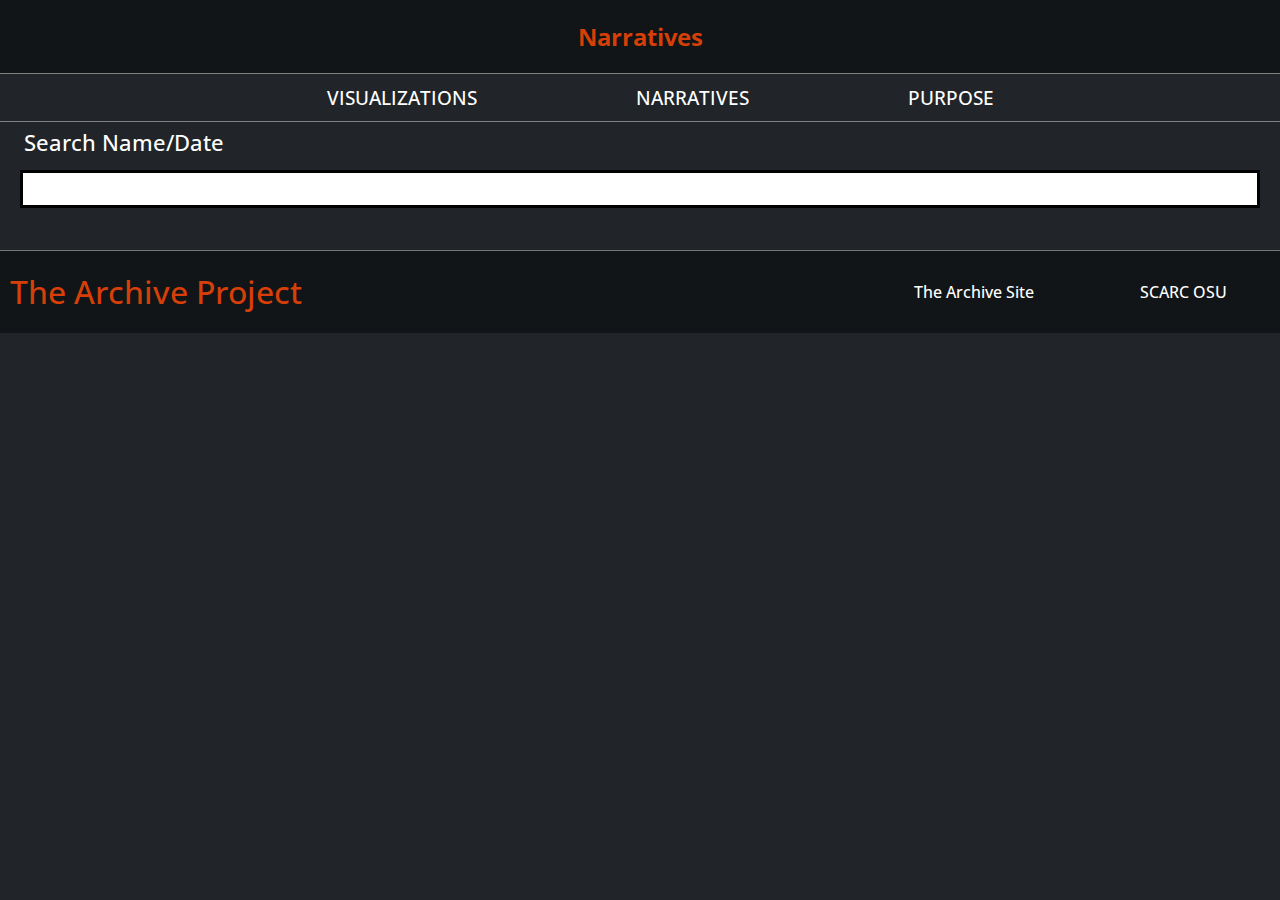
<file: Index.html>
<!DOCTYPE html>
<html>
    <head>
        <title>The Archive Project | Interviews</title>
        <meta name="description" content="This is the description">
        <!--Description will show under page title in google browser results-->
        <link rel="stylesheet" href="styles.css">
        <script src ="visuals.js" defer></script>

    </head>
    <body class = "body">
        
        <header class ="main-header"> <!--this will be the header of the page--> 
            <h1 class="visual visual-large">Narratives</h1> <!--h1 through h6, heading sizes-->
            <nav class = "nav main-nav"><!-- this tells us that navigational buttons go here-->
                <ul> <!-- Two types of list ol and us, ordered and unordered list--> 
                    <li><a href="visualizations.html">VISUALIZATIONS</a></li> <!-- styled with bullet point in ul, ol is numbers-->
                    <li><a href = "Interviews.html">NARRATIVES</a></li>
                    <li><a href="purpose.html">PURPOSE</a></li>


                </ul>
            </nav>
            
            
            
          
        </header>
        <section>
            <h2 class="section-header"></h2>
            
            <div class ="search-wrapper">
                <label class = "search-label" for="search">Search Name/Date</label>
                <input class = "search-bar" type="search" id="search" data-search>
            </div>

                    
            <div class="user-cards" data-user-cards-container></div>
            <template data-user-template>
                <div class="row interview">
                
                <span class="interview-item name header" data-header>  </span>
                <span class="interview-item date body" data-body> </span>
                <video class="vids" controls poster = "Images/logo.png">
                    <source src data-video>
                </video>
                <div class="summary" data-summary> </div>
                    
             </template>

                
              
        </section>
        
        <footer class ="main-footer"> <!--begins the footing of the page-->
            <div class = "main-footer-container">
                <h3 class = "visual">The Archive Project</h3>
                <ul class = "nav footer-nav">
                    <li><a href="https://media.oregonstate.edu/tag?tagid=oh53" target="_blank">The Archive Site</li>
                    <li><a href="https://scarc.library.oregonstate.edu/oralhistory.html" target="_blank">SCARC OSU</li>
                </ul> 
            </div>
    
            </footer>

    </body>
</html>
</file>
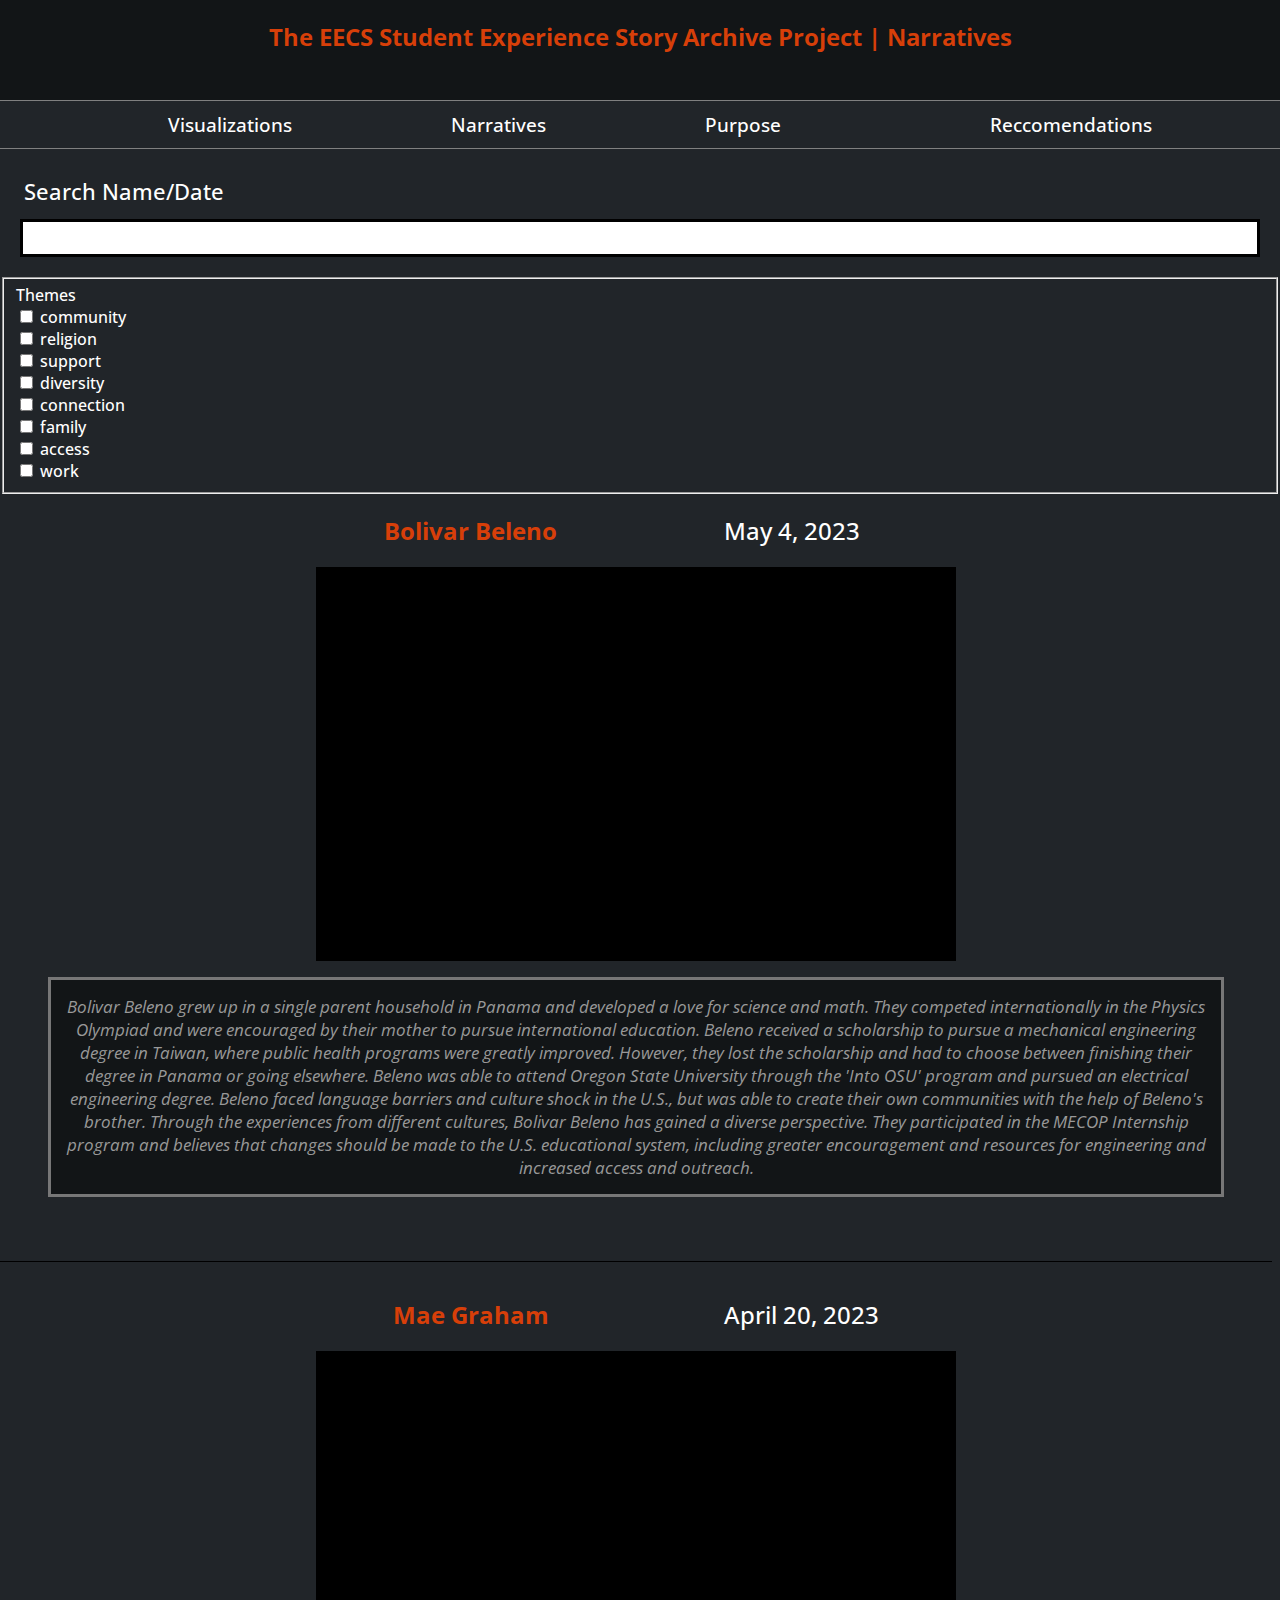
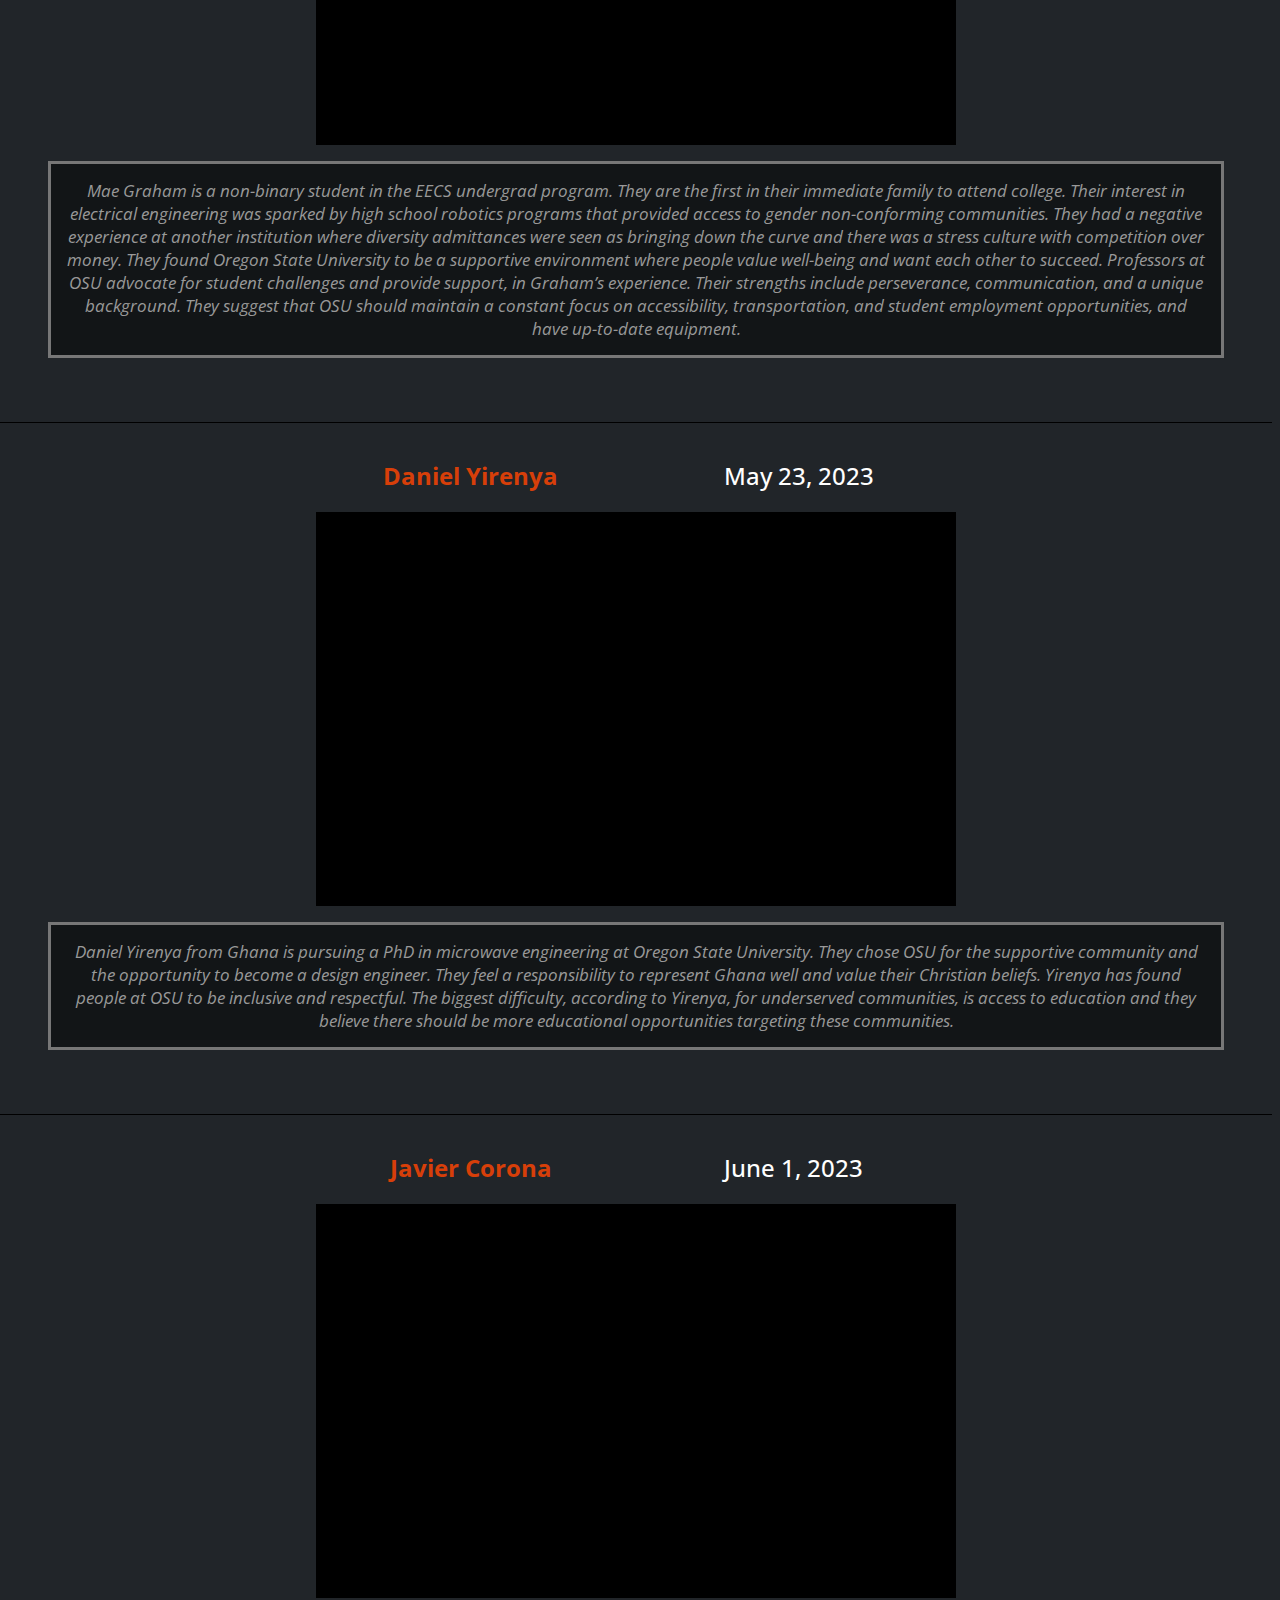
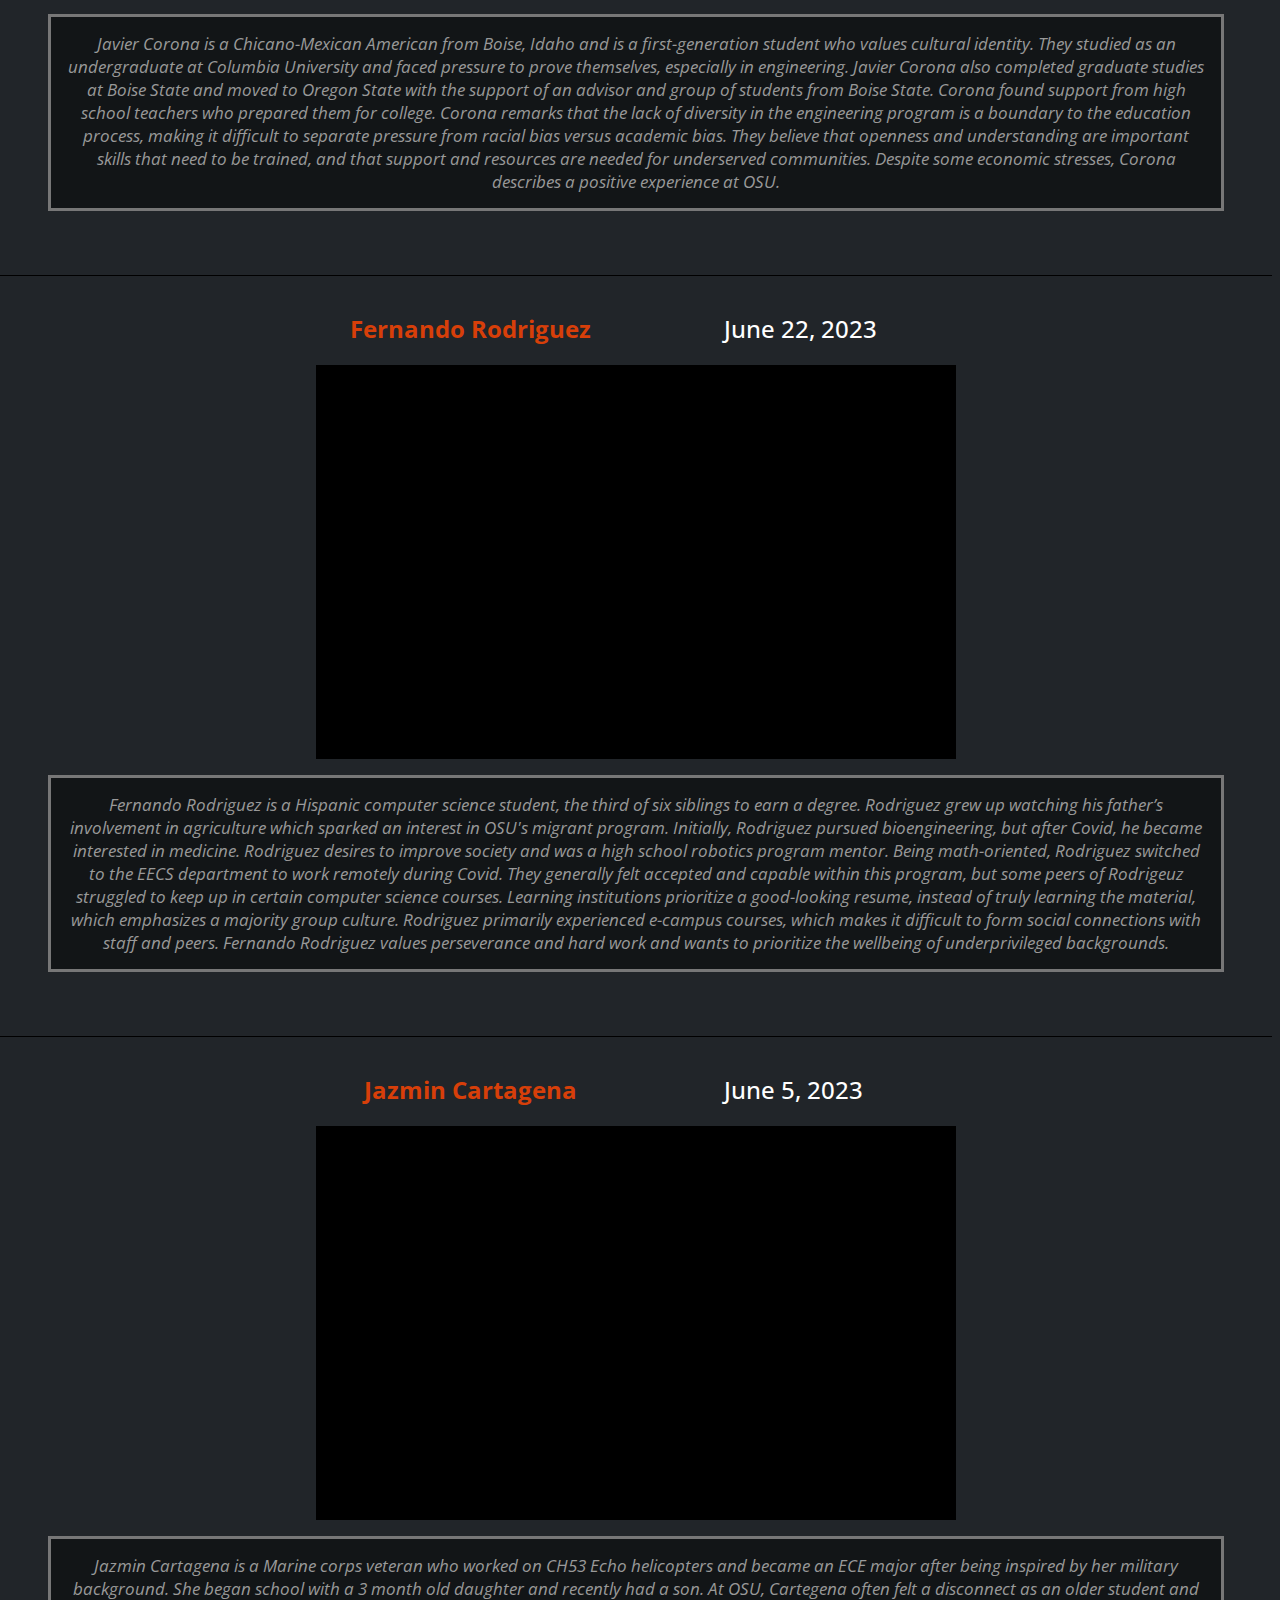
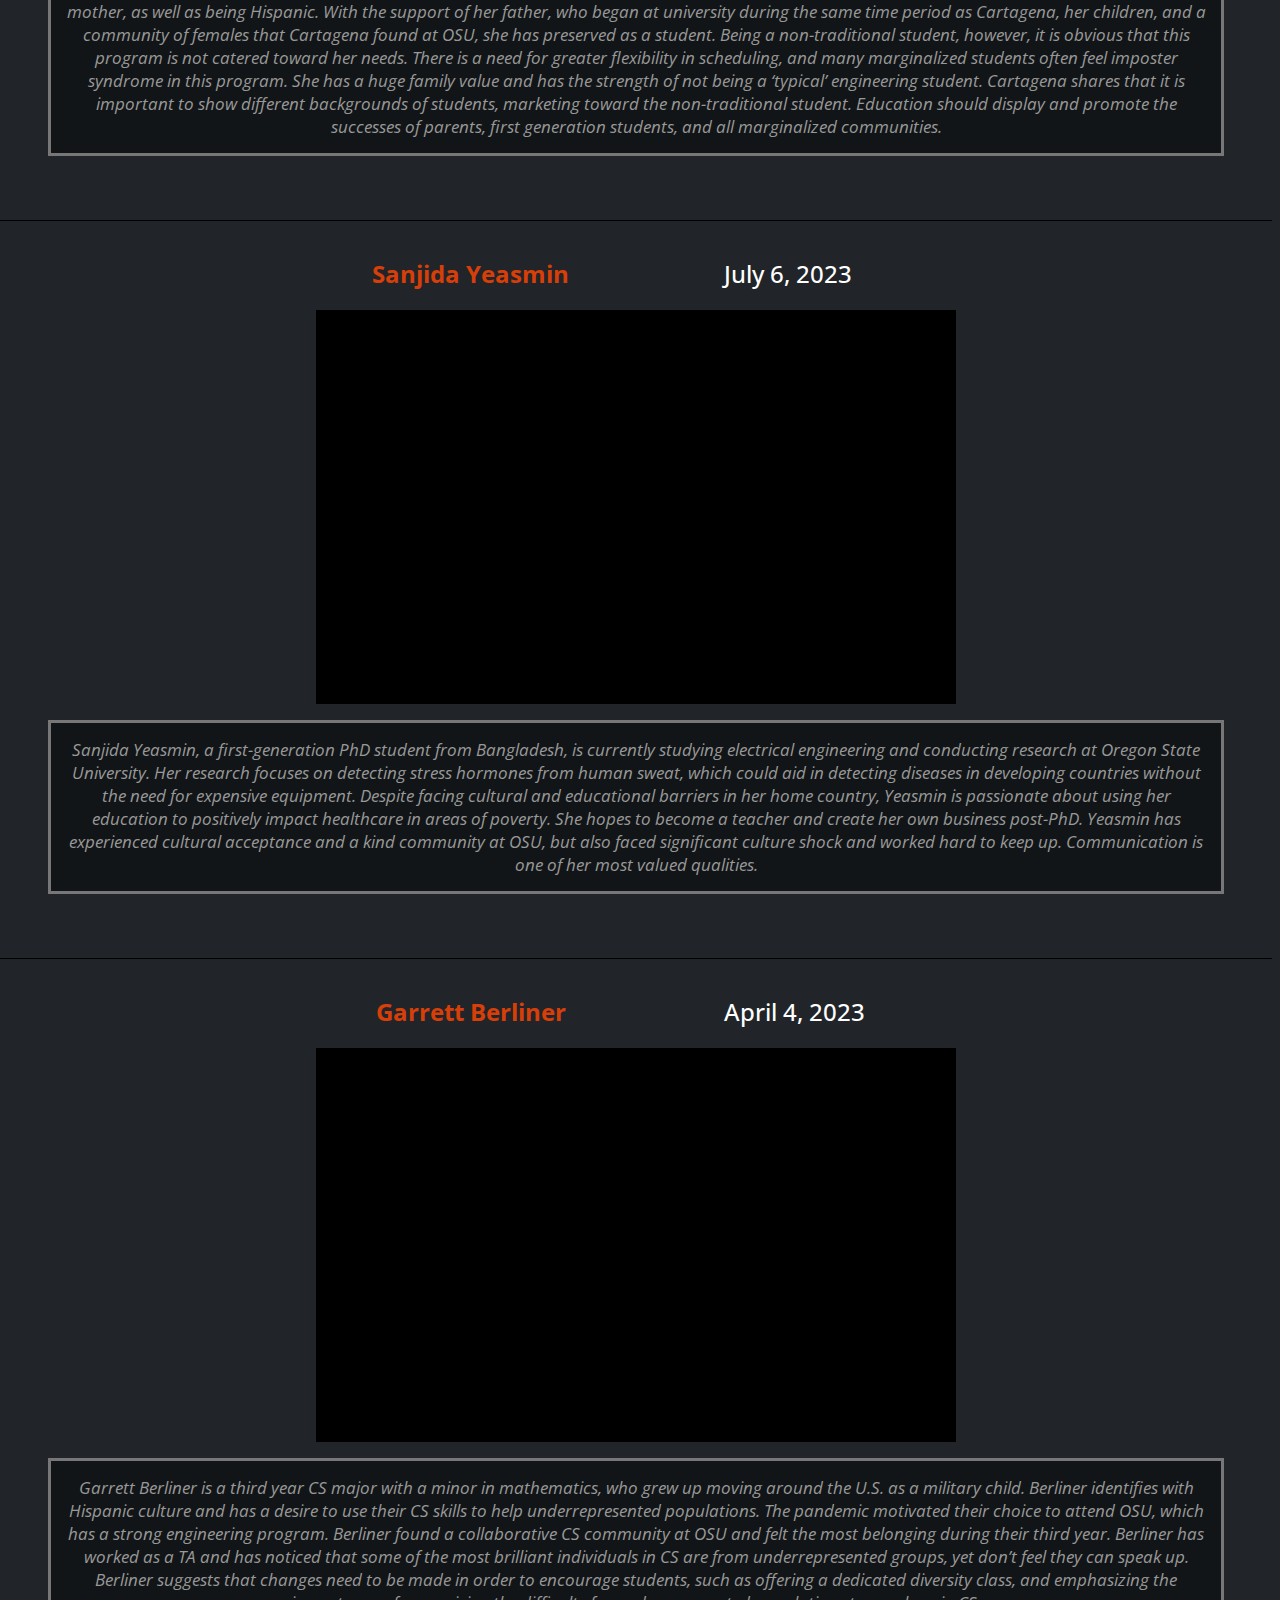
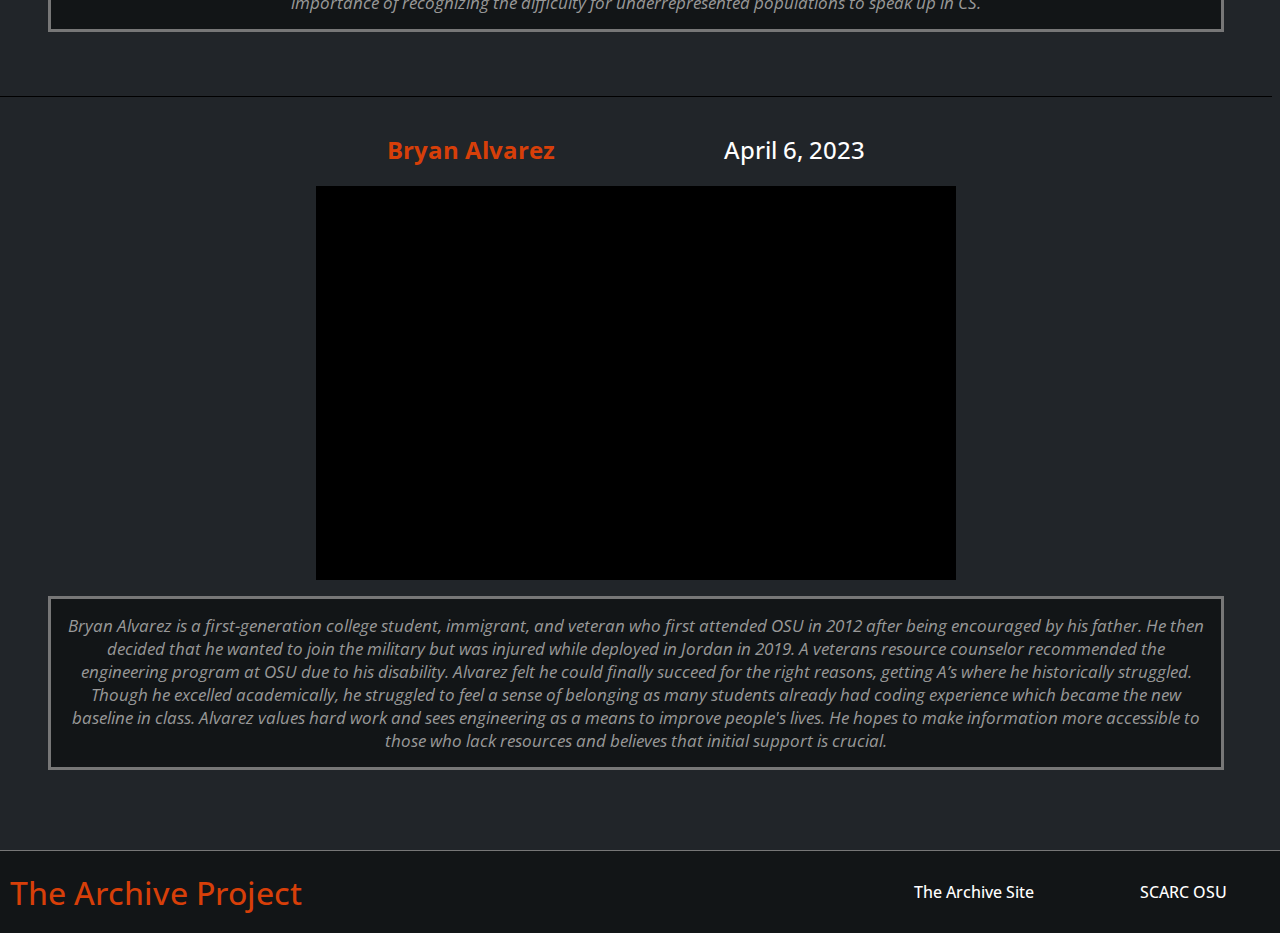
<file: index.html>
<!DOCTYPE html>
<html>
    <head>
        <title>The Archive Project | Narratives</title>
        <meta name="description" content="This is the description">
        <!--Description will show under page title in google browser results-->
        <link rel="stylesheet" href="styles.css">
        <script src ="visuals.js" defer></script>

    </head>
    <body class = "body">
        
        <header class ="main-header"> <!--this will be the header of the page--> 
            <h1 class="visual visual-large">The EECS Student Experience Story Archive Project | Narratives</h1> <!--h1 through h6, heading sizes-->
        </header>
            <nav class = "nav main-nav"><!-- this tells us that navigational buttons go here-->
                <ul> <!-- Two types of list ol and us, ordered and unordered list--> 
                    <li><a href="visualizations.html">Visualizations</a></li> <!-- styled with bullet point in ul, ol is numbers-->
                    <li><a href = "index.html">Narratives</a></li>
                    <li class = "fix"><a href="purpose.html">Purpose</a></li>
                    <li><a href = "recommendations.html">Reccomendations</a></li>


                </ul>
            </nav>
            
            
            
          
        
        <section>
            <h2 class="section-header"></h2>
            
            
            <div class ="search-wrapper">
                <label class = "search-label" for="search">Search Name/Date</label>
                <input class = "search-bar" type="search" id="search" data-search>
                
            </div>
            
            
            <fieldset>
                <label>Themes</label>

            <div>
                <input type="checkbox" id="community" checkbox>
                <label for="community">community</label>
            </div>
            <div>
                <input type="checkbox" id="religion" checkbox>
                <label for="religion">religion</label>
            </div>
            <div>
                <input type="checkbox" id="support" checkbox>
                <label for="support">support</label>
            </div>
            <div>
                <input type="checkbox" id="diversity" checkbox>
                <label for="diversity">diversity</label>
            </div>
            <div>
                <input type="checkbox" id="connection" checkbox>
                <label for="connection">connection</label>
            </div>
            <div>
                <input type="checkbox" id="family" checkbox>
                <label for="family">family</label>
            </div>
            <div>
                <input type="checkbox" id="access" checkbox>
                <label for="access">access</label>
            </div>
            <div>
                <input type="checkbox" id="work" checkbox>
                <label for="work">work</label>
            </div>
            </fieldset>

            <!-- <label for=<"element id">> associates a label with an element id-->
            
            
            
                    
            <div class="user-cards" data-user-cards-container></div>
            <template data-user-template>
                <div class="row interview">
                    <span class="interview-item name header" data-header></span>
                    <span class="interview-item date body" data-body></span>
                    <div class="vids-container">
                        <iframe id="kaltura_player" class = "vids"
                                src data-video
                                width="640" 
                                height="394" 
                                allowfullscreen 
                                webkitallowfullscreen 
                                mozAllowFullScreen 
                                allow="autoplay *; fullscreen *; encrypted-media *" 
                                sandbox="allow-downloads allow-forms allow-same-origin allow-scripts allow-top-navigation allow-pointer-lock allow-popups allow-modals allow-orientation-lock allow-popups-to-escape-sandbox allow-presentation allow-top-navigation-by-user-activation" 
                                frameborder="0" 
                                title="">
                        </iframe>
                    </div>
                    <div class="summary" data-summary></div>
                </div>
            </template>

           <!--<template data-user-template>
                <div class="row interview">
                
                <span class="interview-item name header" data-header>  </span>
                <span class="interview-item date body" data-body> </span>
                <video class="vids" controls poster = "Images/logo.png">
                    <source src data-video>
                </video>
                <div class="summary" data-summary> </div>
                
             </template> -->
            
              
        </section>
        
        <footer class ="main-footer"> <!--begins the footing of the page-->
            <div class = "main-footer-container">
                <h3 class = "visual">The Archive Project</h3>
                <ul class = "nav footer-nav">
                    <li><a href="https://media.oregonstate.edu/tag?tagid=oh53" target="_blank">The Archive Site</li>
                    <li><a href="https://scarc.library.oregonstate.edu/oralhistory.html" target="_blank">SCARC OSU</li>
                </ul> 
            </div>
    
            </footer>

    </body>
</html>
</file>
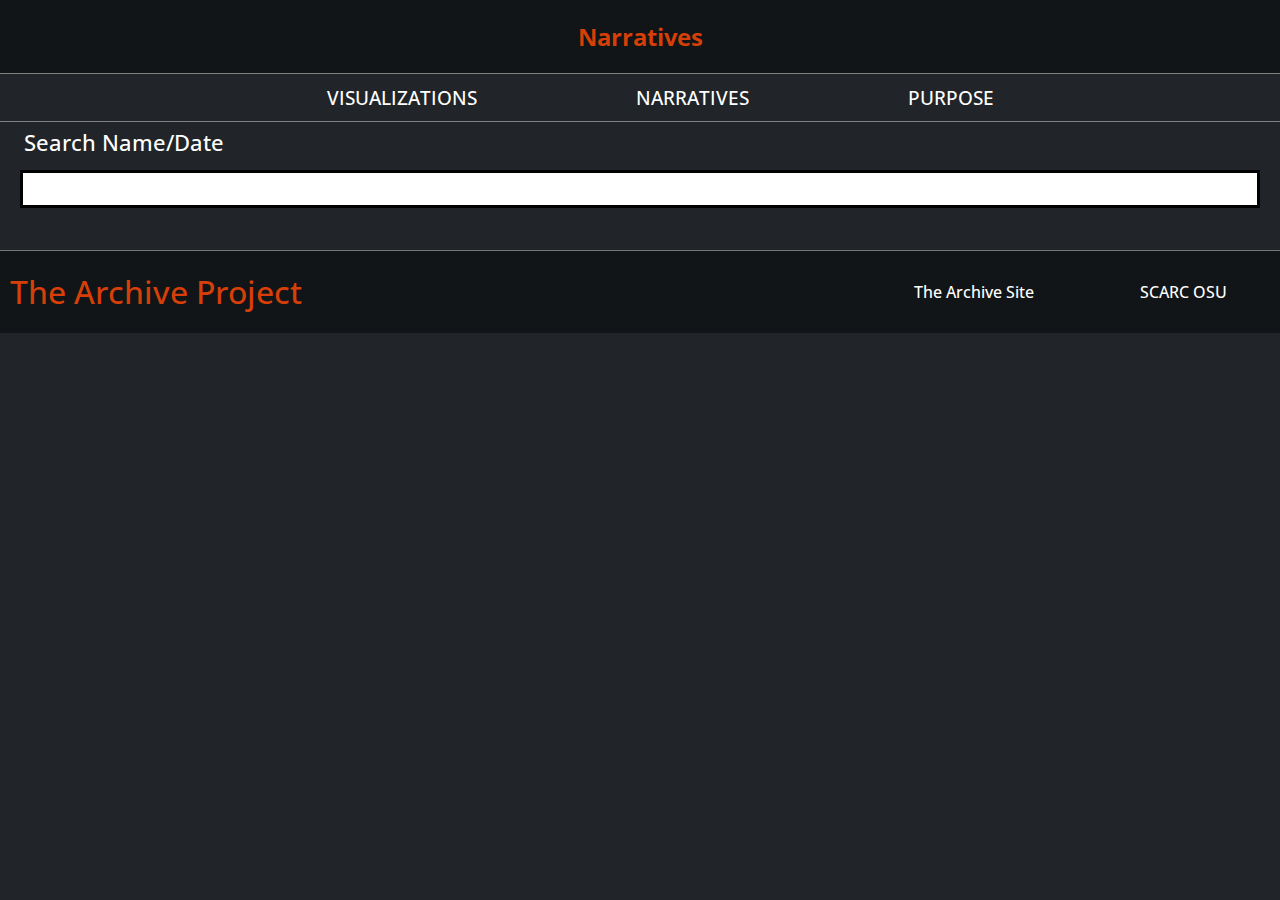
<file: Interviews.html>
<!DOCTYPE html>
<html>
    <head>
        <title>The Archive Project | Interviews</title>
        <meta name="description" content="This is the description">
        <!--Description will show under page title in google browser results-->
        <link rel="stylesheet" href="styles.css">
        <script src ="visuals.js" defer></script>

    </head>
    <body class = "body">
        
        <header class ="main-header"> <!--this will be the header of the page--> 
            <h1 class="visual visual-large">Narratives</h1> <!--h1 through h6, heading sizes-->
            <nav class = "nav main-nav"><!-- this tells us that navigational buttons go here-->
                <ul> <!-- Two types of list ol and us, ordered and unordered list--> 
                    <li><a href="visualizations.html">VISUALIZATIONS</a></li> <!-- styled with bullet point in ul, ol is numbers-->
                    <li><a href = "Interviews.html">NARRATIVES</a></li>
                    <li><a href="purpose.html">PURPOSE</a></li>


                </ul>
            </nav>
            
            
            
          
        </header>
        <section>
            <h2 class="section-header"></h2>
            
            <div class ="search-wrapper">
                <label class = "search-label" for="search">Search Name/Date</label>
                <input class = "search-bar" type="search" id="search" data-search>
            </div>

                    
            <div class="user-cards" data-user-cards-container></div>
            <template data-user-template>
                <div class="row interview">
                
                <span class="interview-item name header" data-header>  </span>
                <span class="interview-item date body" data-body> </span>
                <video class="vids" controls poster = "Images/logo.png">
                    <source src data-video>
                </video>
                <div class="summary" data-summary> </div>
                    
             </template>

                
              
        </section>
        
        <footer class ="main-footer"> <!--begins the footing of the page-->
            <div class = "main-footer-container">
                <h3 class = "visual">The Archive Project</h3>
                <ul class = "nav footer-nav">
                    <li><a href="https://media.oregonstate.edu/tag?tagid=oh53" target="_blank">The Archive Site</li>
                    <li><a href="https://scarc.library.oregonstate.edu/oralhistory.html" target="_blank">SCARC OSU</li>
                </ul> 
            </div>
    
            </footer>

    </body>
</html>
</file>
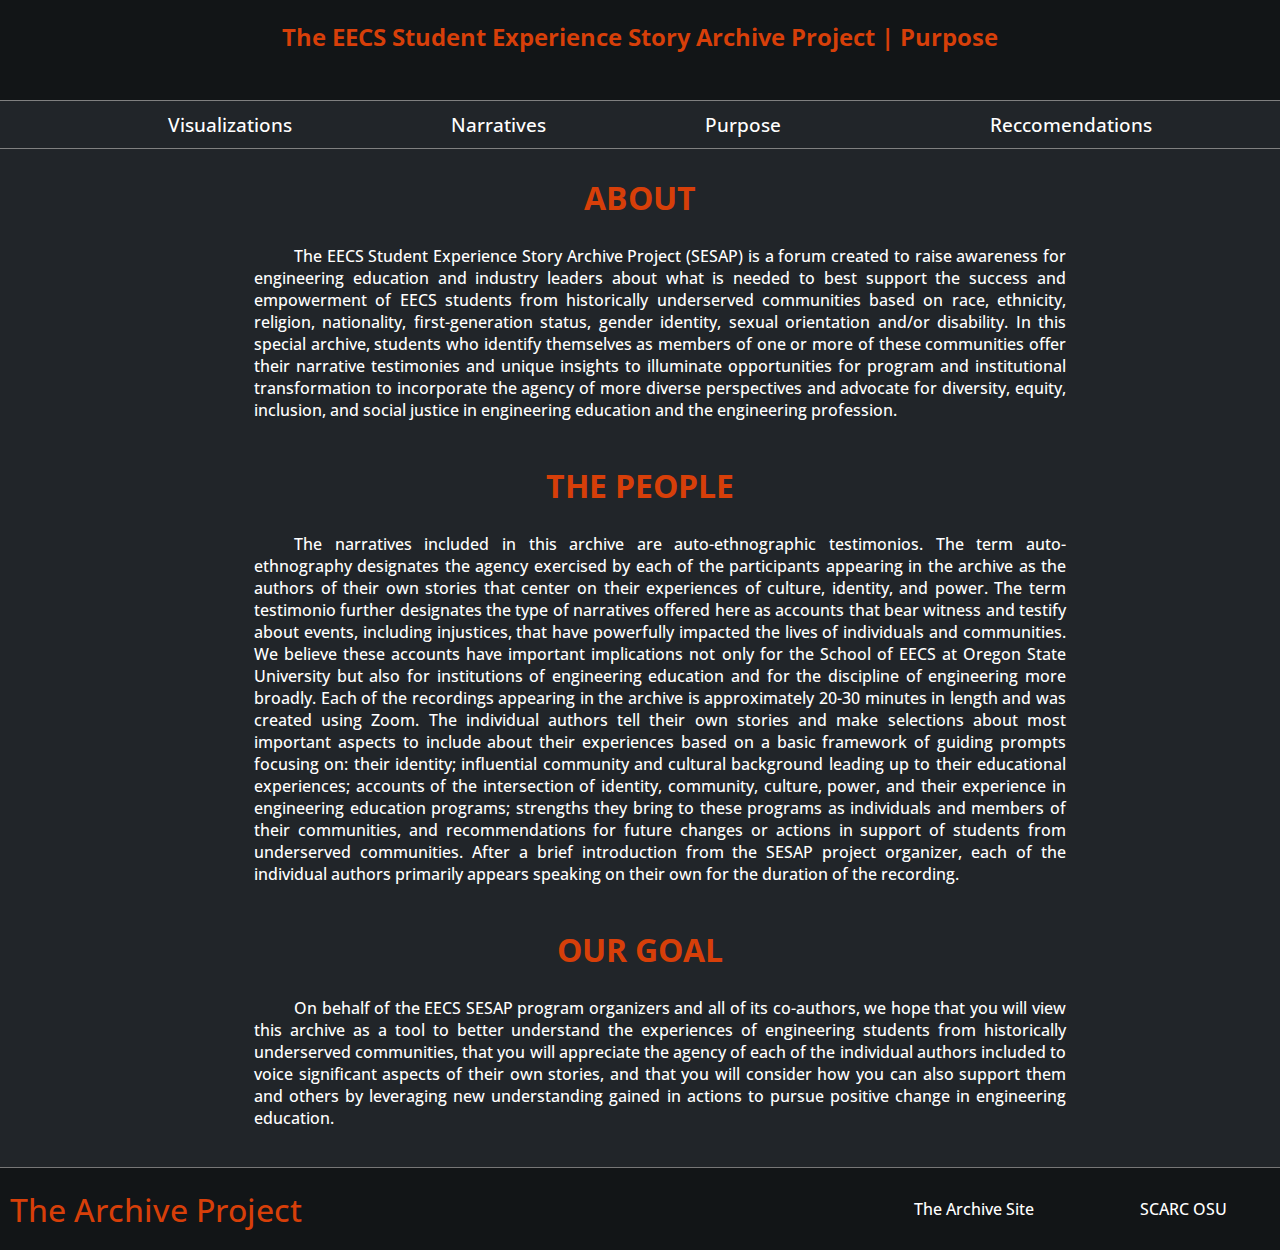
<file: purpose.html>
<!DOCTYPE html>
<html>
    <head>
        <title>The Archive Project | Purpose</title>
        <meta name="description" content="Project purpose">
        <!--Description will show under page title in google browser results-->

        <link rel="stylesheet" href="styles.css">

    </head>
    <body class = "body">
        
        <header class ="main-header"> <!--this will be the header of the page--> 
            <h1 class="visual visual-large">The EECS Student Experience Story Archive Project | Purpose</h1> <!--h1 through h6, heading sizes-->
        </header>
            <nav class = "nav main-nav"><!-- this tells us that navigational buttons go here-->
                <ul> <!-- Two types of list ol and us, ordered and unordered list--> 
                    <li><a href="visualizations.html">Visualizations</a></li> <!-- styled with bullet point in ul, ol is numbers-->
                    <li><a href = "index.html">Narratives</a></li>
                    <li class = "fix"><a href="purpose.html">Purpose</a></li>
                    <li><a href = "recommendations.html">Reccomendations</a></li>


                </ul>
            </nav>

        <section class="content-section container">
        <div class="content">
            <h2 class = "section-header">ABOUT</h2>
            <ul style="text-indent: 40px; text-align: justify;">
                The EECS Student Experience Story Archive Project (SESAP) is a forum created to raise awareness for engineering education and industry leaders about what is needed to best support the success and empowerment of EECS students from historically underserved communities based on race, ethnicity, religion, nationality, first-generation status, gender identity, sexual orientation and/or disability. In this special archive, students who identify themselves as members of one or more of these communities offer their narrative testimonies and unique insights to illuminate opportunities for program and institutional transformation to incorporate the agency of more diverse perspectives and advocate for diversity, equity, inclusion, and social justice in engineering education and the engineering profession.
            </ul>


        </div>

        <div class = "content">
        
        
            <h2 class="section-header">THE PEOPLE</h2>
            <ul style="text-indent: 40px; text-align: justify;">
                The narratives included in this archive are auto-ethnographic testimonios. The term auto-ethnography designates the agency exercised by each of the participants appearing in the archive as the authors of their own stories that center on their experiences of culture, identity, and power. The term testimonio further designates the type of narratives offered here as accounts that bear witness and testify about events, including injustices, that have powerfully impacted the lives of individuals and communities. We believe these accounts have important implications not only for the School of EECS at Oregon State University but also for institutions of engineering education and for the discipline of engineering more broadly.
                Each of the recordings appearing in the archive is approximately 20-30 minutes in length and was created using Zoom. The individual authors tell their own stories and make selections about most important aspects to include about their experiences based on a basic framework of guiding prompts focusing on: their identity; influential community and cultural background leading up to their educational experiences; accounts of the intersection of identity, community, culture, power, and their experience in engineering education programs; strengths they bring to these programs as individuals and members of their communities, and recommendations for future changes or actions in support of students from underserved  communities. After a brief introduction from the SESAP project organizer, each of the individual authors primarily appears speaking on their own for the duration of the recording.
               
                    
            </ul>
        </div>
        
        <div class="content">
            <h2 class="section-header">OUR GOAL</h2>
            <ul style="text-indent: 40px; text-align: justify;">
                On behalf of the EECS SESAP program organizers and all of its co-authors, we hope that you will view this archive as a tool to better understand the experiences of engineering students from historically underserved communities, that you will appreciate the agency of each of the individual authors included to voice significant aspects of their own stories, and that you will consider how you can also support them and others by leveraging new understanding gained in actions to pursue positive change in engineering education.
            </ul>
        </div>
        <div class="content">
            <!-- Filler for spacing -->
        </div>
        </section>
        <footer class ="main-footer"> <!--begins the footing of the page-->
            <div class = "main-footer-container">
                <h3 class = "visual">The Archive Project</h3>
                <ul class = "nav footer-nav">
                   
                    <li><a href="https://media.oregonstate.edu/tag?tagid=oh53" target="_blank">The Archive Site</li>
                    <li><a href="https://scarc.library.oregonstate.edu/oralhistory.html" target="_blank">SCARC OSU</li>
                </ul> 
            </div>
    
            </footer>

    </body>
</html>
</file>
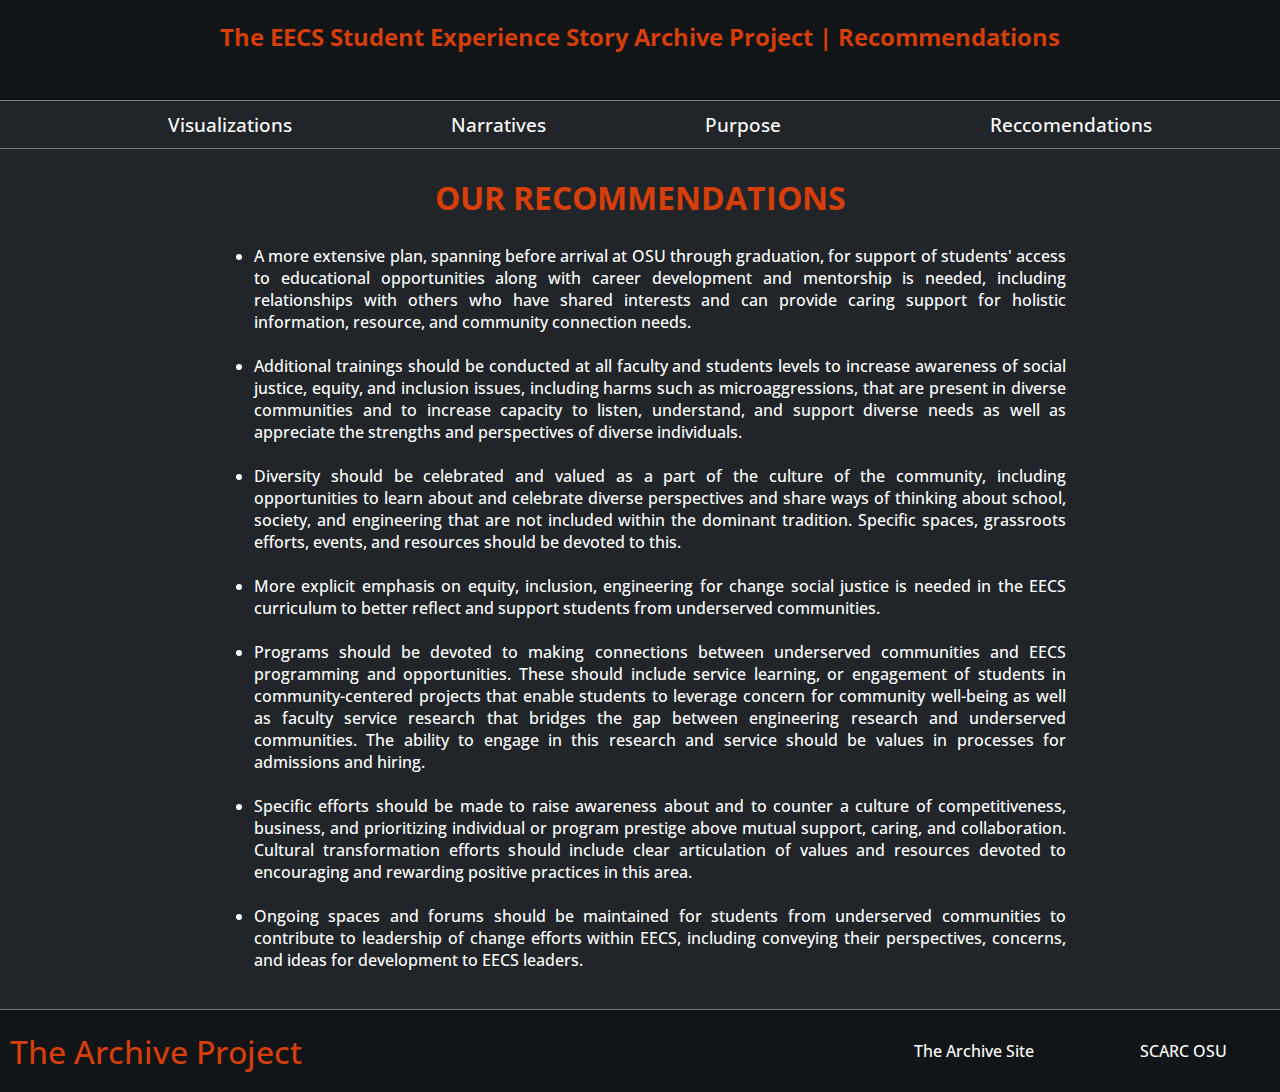
<file: recommendations.html>
<!DOCTYPE html>
<html>
    <head>
        <title>The Archive Project | Recommendations</title>
        <meta name="description" content="Project recommendations">
        <!--Description will show under page title in google browser results-->

        <link rel="stylesheet" href="styles.css">

    </head>
    <body class = "body">
        
        <header class ="main-header"> <!--this will be the header of the page--> 
            <h1 class="visual visual-large">The EECS Student Experience Story Archive Project | Recommendations</h1> <!--h1 through h6, heading sizes-->
        </header>
            <nav class = "nav main-nav"><!-- this tells us that navigational buttons go here-->
                <ul> <!-- Two types of list ol and us, ordered and unordered list--> 
                    <li><a href="visualizations.html">Visualizations</a></li> <!-- styled with bullet point in ul, ol is numbers-->
                    <li><a href = "index.html">Narratives</a></li>
                    <li class = "fix"><a href="purpose.html">Purpose</a></li>
                    <li><a href = "recommendations.html">Reccomendations</a></li>
                </ul>
            </nav>

        <section class="content-section container">
        <div class="content">
            <h2 class = "section-header">OUR RECOMMENDATIONS</h2>
            <ul style="text-align: justify;">
                <li>A more extensive plan, spanning before arrival at OSU through graduation, for support of students' access to educational opportunities along with career development and mentorship is needed, including relationships with others who have shared interests and can provide caring support for holistic information, resource, and community connection needs.</li>
                <div class = "content"></div>
                <li>Additional trainings should be conducted at all faculty and students levels to increase awareness of social justice, equity, and inclusion issues, including harms such as microaggressions, that are present in diverse communities and to increase capacity to listen, understand, and support diverse needs as well as appreciate the strengths and perspectives of diverse individuals.</li>
                <div class = "content"></div>
                <li>Diversity should be celebrated and valued as a part of the culture of the community, including opportunities to learn about and celebrate diverse perspectives and share ways of thinking about school, society, and engineering that are not included within the dominant tradition. Specific spaces, grassroots efforts, events, and resources should be devoted to this.</li>
                <div class = "content"></div>
                <li>More explicit emphasis on equity, inclusion, engineering for change social justice is needed in the EECS curriculum to better reflect and support students from underserved communities.</li>
                <div class = "content"></div>
                <li>Programs should be devoted to making connections between underserved communities and EECS programming and opportunities. These should include service learning, or engagement of students in community-centered projects that enable students to leverage concern for community well-being as well as faculty service research that bridges the gap between engineering research and underserved communities. The ability to engage in this research and service should be values in processes for admissions and hiring.</li>
                <div class = "content"></div>
                <li>Specific efforts should be made to raise awareness about and to counter a culture of competitiveness, business, and prioritizing individual or program prestige above mutual support, caring, and collaboration. Cultural transformation efforts should include clear articulation of values and resources devoted to encouraging and rewarding positive practices in this area.</li>
                <div class = "content"></div>
                <li>Ongoing spaces and forums should be maintained for students from underserved communities to contribute to leadership of change efforts within EECS, including conveying their perspectives, concerns, and ideas for development to EECS leaders.</li>

            
            
            </ul>


        </div>

       
        <div class="content">
            <!-- Filler for spacing -->
        </div>
        </section>
        <footer class ="main-footer"> <!--begins the footing of the page-->
            <div class = "main-footer-container">
                <h3 class = "visual">The Archive Project</h3>
                <ul class = "nav footer-nav">
                   
                    <li><a href="https://media.oregonstate.edu/tag?tagid=oh53" target="_blank">The Archive Site</li>
                    <li><a href="https://scarc.library.oregonstate.edu/oralhistory.html" target="_blank">SCARC OSU</li>
                </ul> 
            </div>
    
            </footer>

    </body>
</html>
</file>
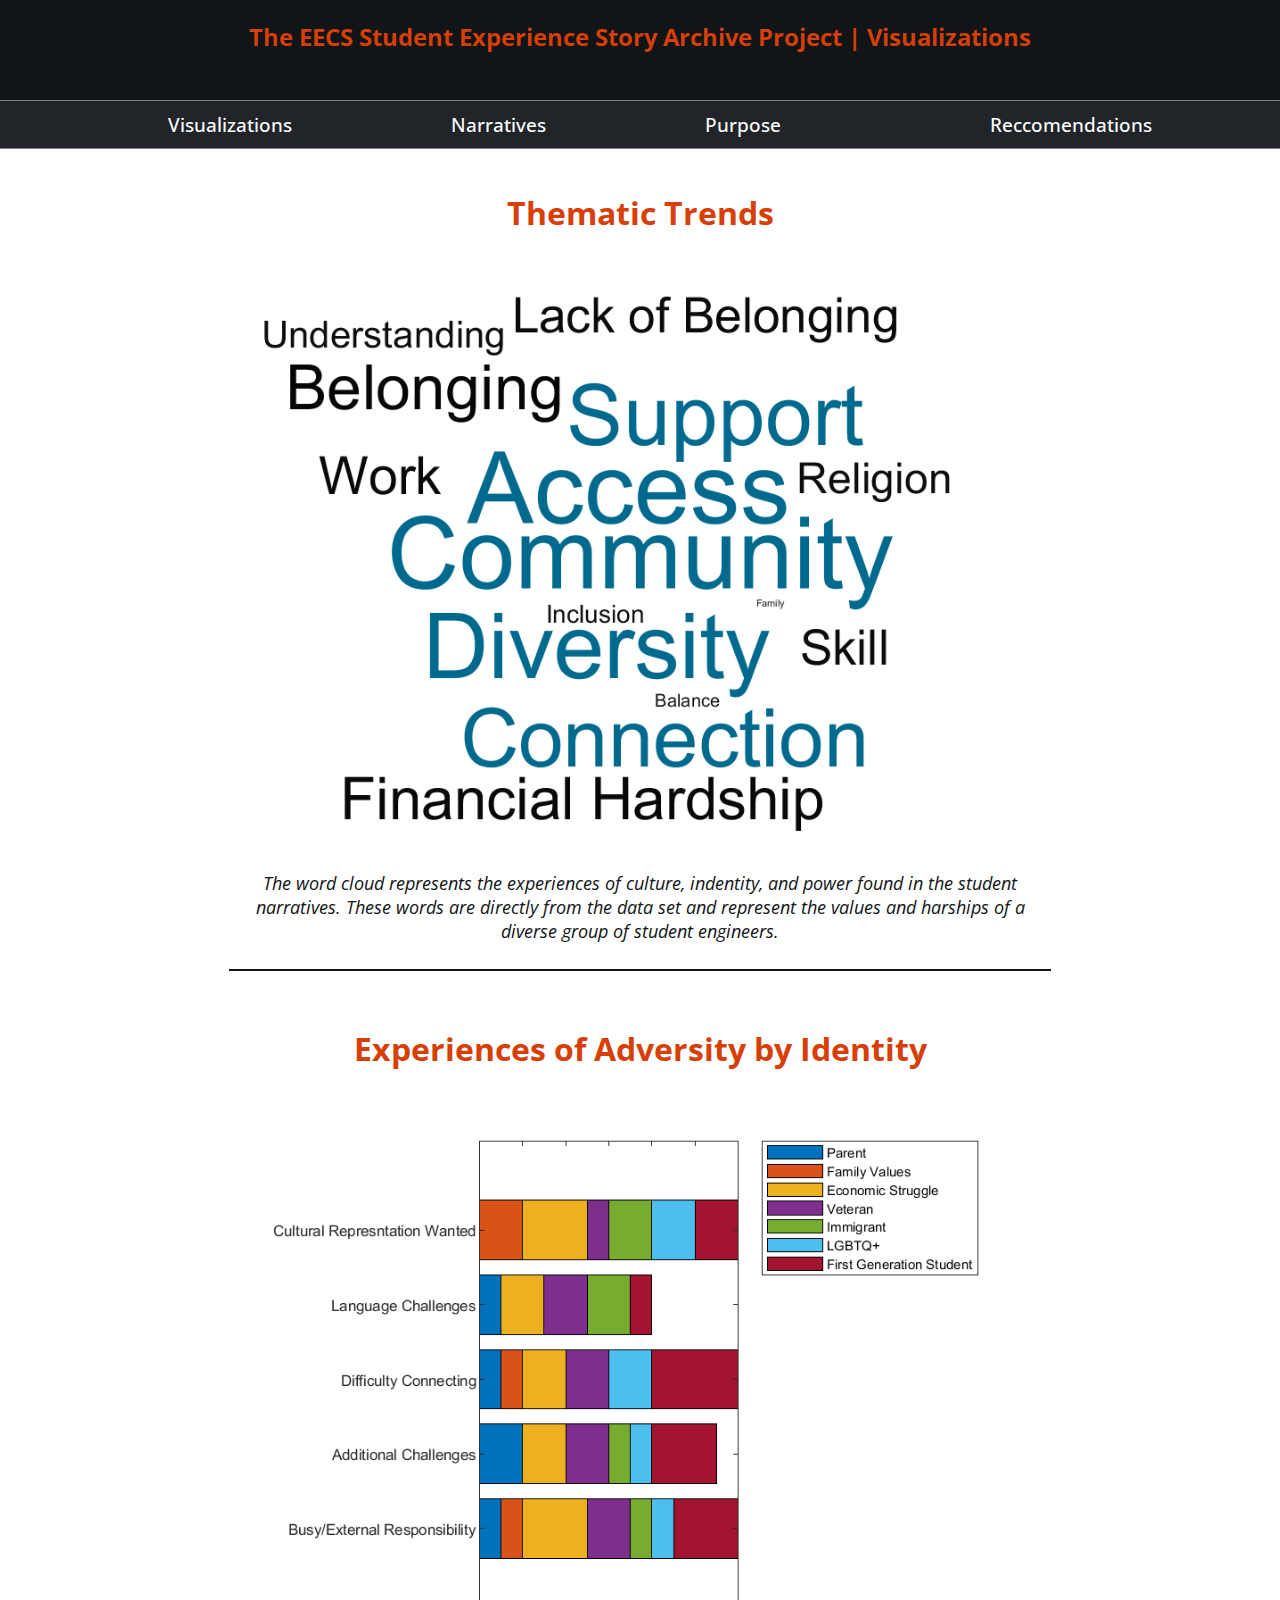
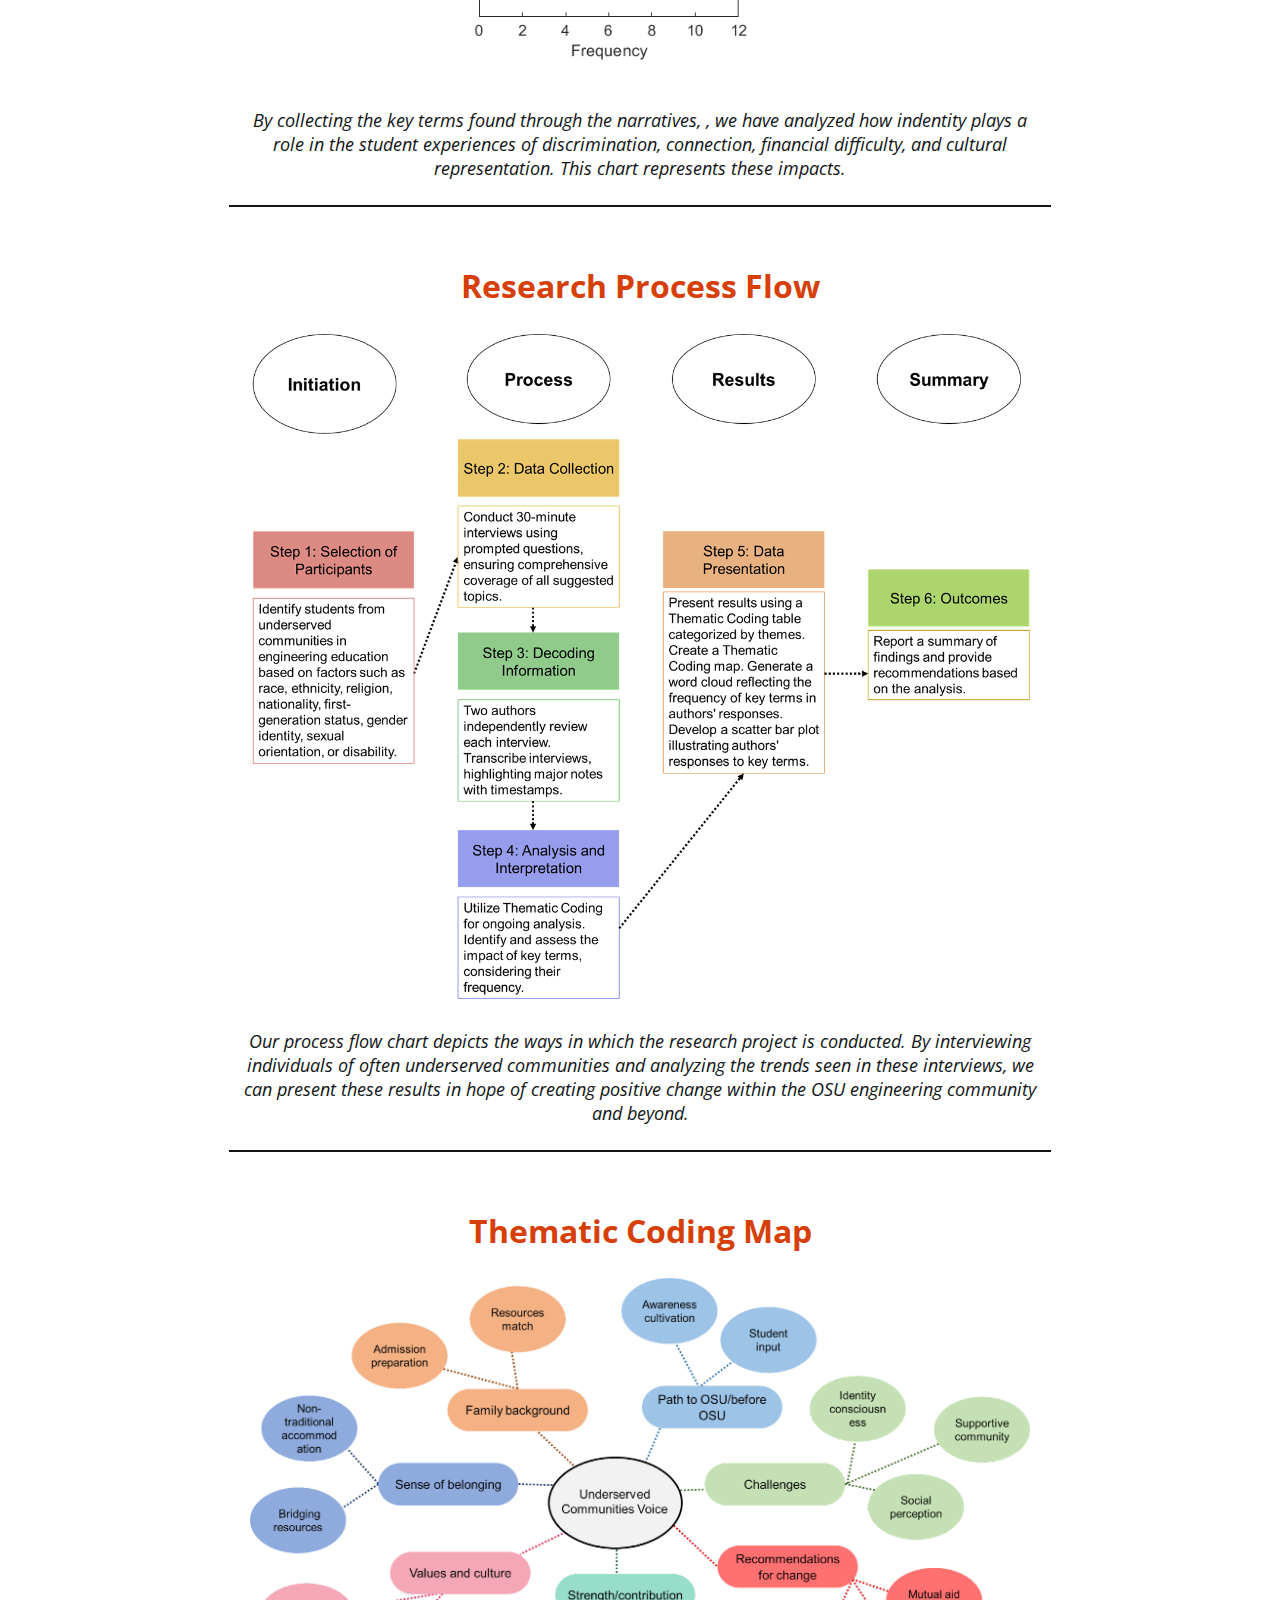
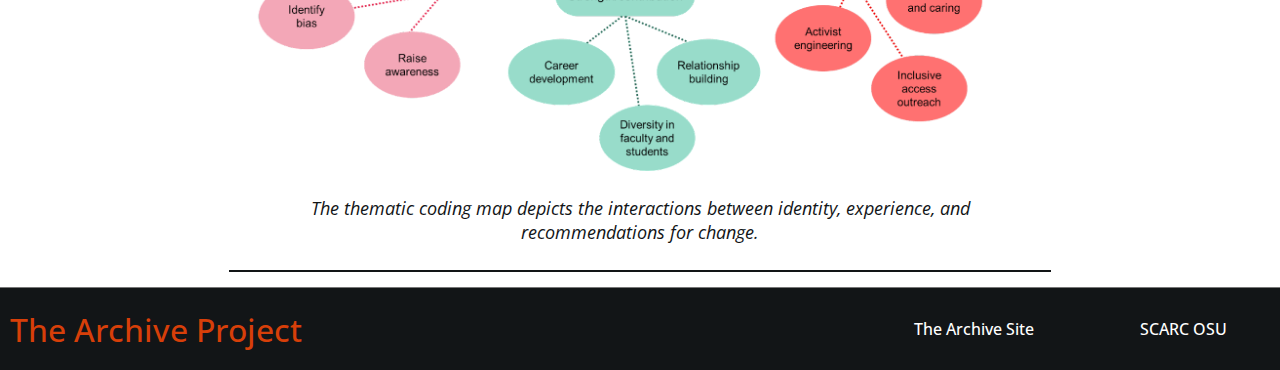
<file: visualizations.html>
<!--html entities written with &#entity_num or &entity_name for common symbols-->
<!--Meaningless Elements <div> and <span> 
    <div>
        content
        div 
        content
    
    <span> 
    content. span content-->

    <!--Anchor Tag: uses href tag to link to html files within the folder or other webpages
    <a target="_self" opens in same tab
    <a target="_blank" opens in new tab-->


<!--Input Element:
<input type="number" or "text"  value="1" //base value
-->

<!DOCTYPE html>
<html>
    <head>
        <title>The Archive Project | Visualizations</title>
        <meta name="description" content="Visualizations">
        <!--Description will show under page title in google browser results-->
        <link rel="stylesheet" href="styles.css"> 

    </head>
    <body class = "body-special">
        
        <header class ="main-header"> <!--this will be the header of the page--> 
            <h1 class="visual visual-large">The EECS Student Experience Story Archive Project | Visualizations</h1> <!--h1 through h6, heading sizes-->
        </header>
            <nav class = "nav main-nav"><!-- this tells us that navigational buttons go here-->
                <ul> <!-- Two types of list ol and us, ordered and unordered list--> 
                    <li><a href="visualizations.html">Visualizations</a></li> <!-- styled with bullet point in ul, ol is numbers-->
                    <li><a href = "index.html">Narratives</a></li>
                    <li class = "fix"><a href="purpose.html">Purpose</a></li>
                    <li><a href = "recommendations.html">Reccomendations</a></li>


                </ul>
            </nav>

        <section class="content-section container blend"> <!--implies grouping of generic section of related info-->
            
        
            <div class="content box">


            <h2 class = "section-header">Thematic Trends</h2> <!--A header of the section-->
            <img class = "graphics" src="Images/wordcloud.png" width="550"> <!--Uses the wordcloud image within the images folder-->
            
            <p class = "paragraph"> <!--paragraph element-->
                The word cloud represents the experiences of  
                culture, indentity, and power 
                found in the student narratives.
                These words are directly from the data set and represent 
                the values and harships of a diverse group of student engineers.          


            </p>
            </div>
        
    
            
    

            <div class="content box">
            <h2 class = "section-header">Experiences of Adversity by Identity</h2> <!--A header of the section-->
            <img class = "graphics" src="Images/barchart.png" width = "550">
            <p class = "paragraph"> <!--paragraph element-->
                By collecting the key terms found through the narratives,  
                 , we have analyzed how indentity plays a role in 
                the student experiences of discrimination, connection, 
                financial difficulty, and cultural representation. 
                This chart represents these impacts. 

            </p>
            </div>
            
            <div class="content box"> 
                <h2 class = "section-header">Research Process Flow</h2> <!--A header of the section-->
            
            
                <img class = "graphics" src="Images/ProcessFlow.png" width = "550">
           
           
                <p class = "paragraph"> <!--paragraph element-->
                  Our process flow chart depicts the ways in which the 
                  research project is conducted.  By interviewing 
                  individuals of often underserved communities and 
                  analyzing the trends seen in these interviews, we 
                  can present these results in hope of creating
                  positive change within the OSU engineering 
                  community and beyond. 

                </p>
            </div>

            <div class="content box"> 
                <h2 class = "section-header">Thematic Coding Map</h2> <!--A header of the section-->
            
            
                <img class = "graphics" src="Images/ThematicCodingMap.png" width = "550">
           
           
                <p class = "paragraph"> <!--paragraph element-->
                  The thematic coding map depicts the interactions
                  between identity, experience, and recommendations
                  for change.

                </p>
            </div>
        </section>

        
            <footer class ="main-footer"> <!--begins the footing of the page-->
                <div class = "main-footer-container">
                    <h3 class = "visual">The Archive Project</h3>
                    <ul class = "nav footer-nav">
                        <li><a href="https://media.oregonstate.edu/tag?tagid=oh53" target="_blank">The Archive Site</li>
                        <li><a href="https://scarc.library.oregonstate.edu/oralhistory.html" target="_blank">SCARC OSU</li>
                    </ul> 
                </div>
        
                </footer>

    </body>
</html>
</file>
<file: styles.css>
/*colors may be generic words or hexidecimal values #RRGGBB or rgb(255,255,0)
or rgba(15,15,0,0-1) last value gives transparency with 0 entirely transparent
hue saturation lightness hsl(0, 100%, 50%);    (color, 0-100 sat, 0-100 light)*/

/*
h1 {
    color: green;
}

h2 {
    color: red; 
}

.box {
    height: 1em;  //will scale it to the font size of the parent settings
    width: 2rem;  //will scale it to double the font size of the base settings 
    padding: 20px;
    margin: 50px;
    border: 20px;
    background-color: red; 
}
*/
@import url('https://fonts.googleapis.com/css2?family=Kanit:wght@300&display=swap');
@import url('https://fonts.googleapis.com/css2?family=Abril+Fatface&display=swap');
@import url('https://fonts.googleapis.com/css2?family=Open+Sans:ital,wght@0,300..800;1,300..800&display=swap');

* { /*the everything selector*/
     
    box-sizing: border-box; /*width attribute takes into account padding, for example*/
    font-family: Open Sans;
    font-weight: 500; 
    color: white; 
    
}

.body {
    background-color: #212529; 
}
 
html, body {
    margin: 0; 
    padding: 0; 
}
.nav ul{
    margin:0;
}

.nav li {
    display: inline; 
}
.nav a {
    
    display: inline-block;
    
    align-items: center;
    justify-content: center;
    padding: 10px 15px 10px 15px;
    color: white;
    text-decoration: none;  

}

.fix {
    margin-right: 50px;
}

.main-nav {
    
    text-align: center; 
    font-size: 1.2rem; 
    font-weight: 500;
    border-top: 1px solid grey;
    border-bottom: 1px solid grey;
    background-color: #212529;
    
}
.main-nav li {
    padding: 0 5%;
    background-color: #212529;
}

/*






fix the hover for the header and footer

*/
.nav a:hover {
    background-color: #222; 
    /*#D73F09*/
}
.main-header
{
    text-align: center;
    background-color:  #121517;
    height: 100px; 
}


.visual {
    text-align: center; 
    margin: 0; 
    font-size: 2em; 
    font-family: Open Sans; 
    color: #D73F09; 
}

.visual-large { 
    font-size: 1.5rem;
    font-weight: 680;
    /*padding-top: 35px;
    padding-left: 1rem; */
    
    padding: 20px;
    text-align: left; 
    display: flex;
    align-items: center;
    justify-content: center;
    
}

.content-section {
    margin: 1em;
    
}

.container {
    max-width: 900px; 
    margin: 0 auto; 
    padding: 0 1.5em; 
}

.section-header {
    font-family: Open Sans; 
    font-weight: bold; 
    color:#D73F09;
    text-align: center; 
    font-size: 2em;   
    
}



/*
.flex-container {
    display: flex; 
     
}
*/

/*
.wrapper {
    min-height: 100%; 
    height: auto !important; 
    margin-bottom: -300px; 
}

.wrapper:after {
    content: ""; 
    display: block; 
    height: 300px; 

}
*/

.content {
    display: inline-block;
    width: auto; 
    height: auto; 
    height: 100%; 
}


.main-footer {
    background-color: #121517; 
    border-top: 1px solid #777;
    color: white; 
    padding: .25em 0;
}


.main-footer-container {
    display: flex; 
    align-items: center; 
    padding-left: 10px;
}

.main-footer-container ul {
    flex-grow: 1; 
    text-align: end; 

}

.footer-nav li {
    padding: 0 .5em; 
}

.footer-nav img {
    width: 30px; 
    height: 30px; 
}

/*
.btn {
    text-align: middle; 
    vertical-align: middle;  
    cursor: pointer; 
    display: block;
    margin-left: 70%; 
    margin-top: 10px;
    margin-bottom: 10px;
    color: rgb(12, 202, 97); 
    font-size: 4em; 
    border-radius: 50%;
    border-color: rgb(12,202,97); 
    width: 100px;
    height: 100px; 
}
.btn:hover {
    background-color: #28242c;
} */

.row {
    border-bottom: 1px solid black; 
    padding-bottom: 1em;
    margin-bottom: 1em;     
}

.row:last-child {
    border-bottom: none; 
}

.interview-item {
    display: inline-block; 
    padding-right: .5em;
}

.name {
    color: #D73F09; 
    font-weight: bold;
    font-size: 1.5em;
    width: 35%; 
    margin: 20px;  
    margin-left: 20%;
    text-align: center; 
}

.date {
    font-size: 1.5em;
    width:35%;
}


.vids {
    /*width: 60%;*/
    width:640px;
    height: 394px;
    display: block;
    margin: 0 auto; 
    /*margin-top: 15px;
    margin-bottom: 15px; 
    margin-left: 10%;*/
    
    border: 5px solid black; 
    
    background-color: black;
}

.search-wrapper {
    font-weight: bold; 
    display: flex;
    flex-direction: column;
    gap: .25em;
    

}

.search-bar {
    font-weight: bold;
    color: #011627;
    margin: 0px solid #20A4F3; 
}

.hide {
    display: none; 
}

.user-cards {
    display: inline-block; 
    padding-right: .5em; 
}

.card {
    border: 1px solid black;
    background-color: white;
    padding: .5rem; 
}

.card > .header {
    margin-bottom: .25rem;
}

.card > .body {
    font-size: .8rem;
    color: #777;

}

.search-label {
    font-size: 1.4rem;
    padding-left: 1.5rem; 
}

.search-bar {
    border: 3px solid black;
    margin: 20px;
    margin-top: 8px;
    font-size: 22px;
    outline: 0;
}

.summary {
     
    text-align: center;
    margin: 1rem 3rem 3rem 3rem; 
    padding: 15px;
    border: 3px solid #777;
    font-size: 17px; 
    font-weight: 400;
    font-style: italic; 
    background-color: #121517;
    color: #999;
    
}


.blend {
    background-color: white;
}

.graphics {
    /*float: left; */ 
    display: block;
    margin-left: auto;
    margin-right: auto; 
    width: 95%;

    /*border: 5px solid #121517;*/
    background-color: white;
    
    /*border-radius: 50%   //to make circular image */

}

.box {
    border-bottom: 2px solid #121517;
    margin: 15px;
    
}


.paragraph {
    text-align: center; 
    font-size: 1.1em;
    font-style:italic; 
    font-weight: 400; 
    color:  #121517;
    padding: 8px; 
}

.body-special {
    /*
    background-color: #D73F09;
    background-image: linear-gradient(to right, #121517, #D73F09, #D73F09,#D73F09, #121517);
    */
    background-color: white; 
    }
</file>
